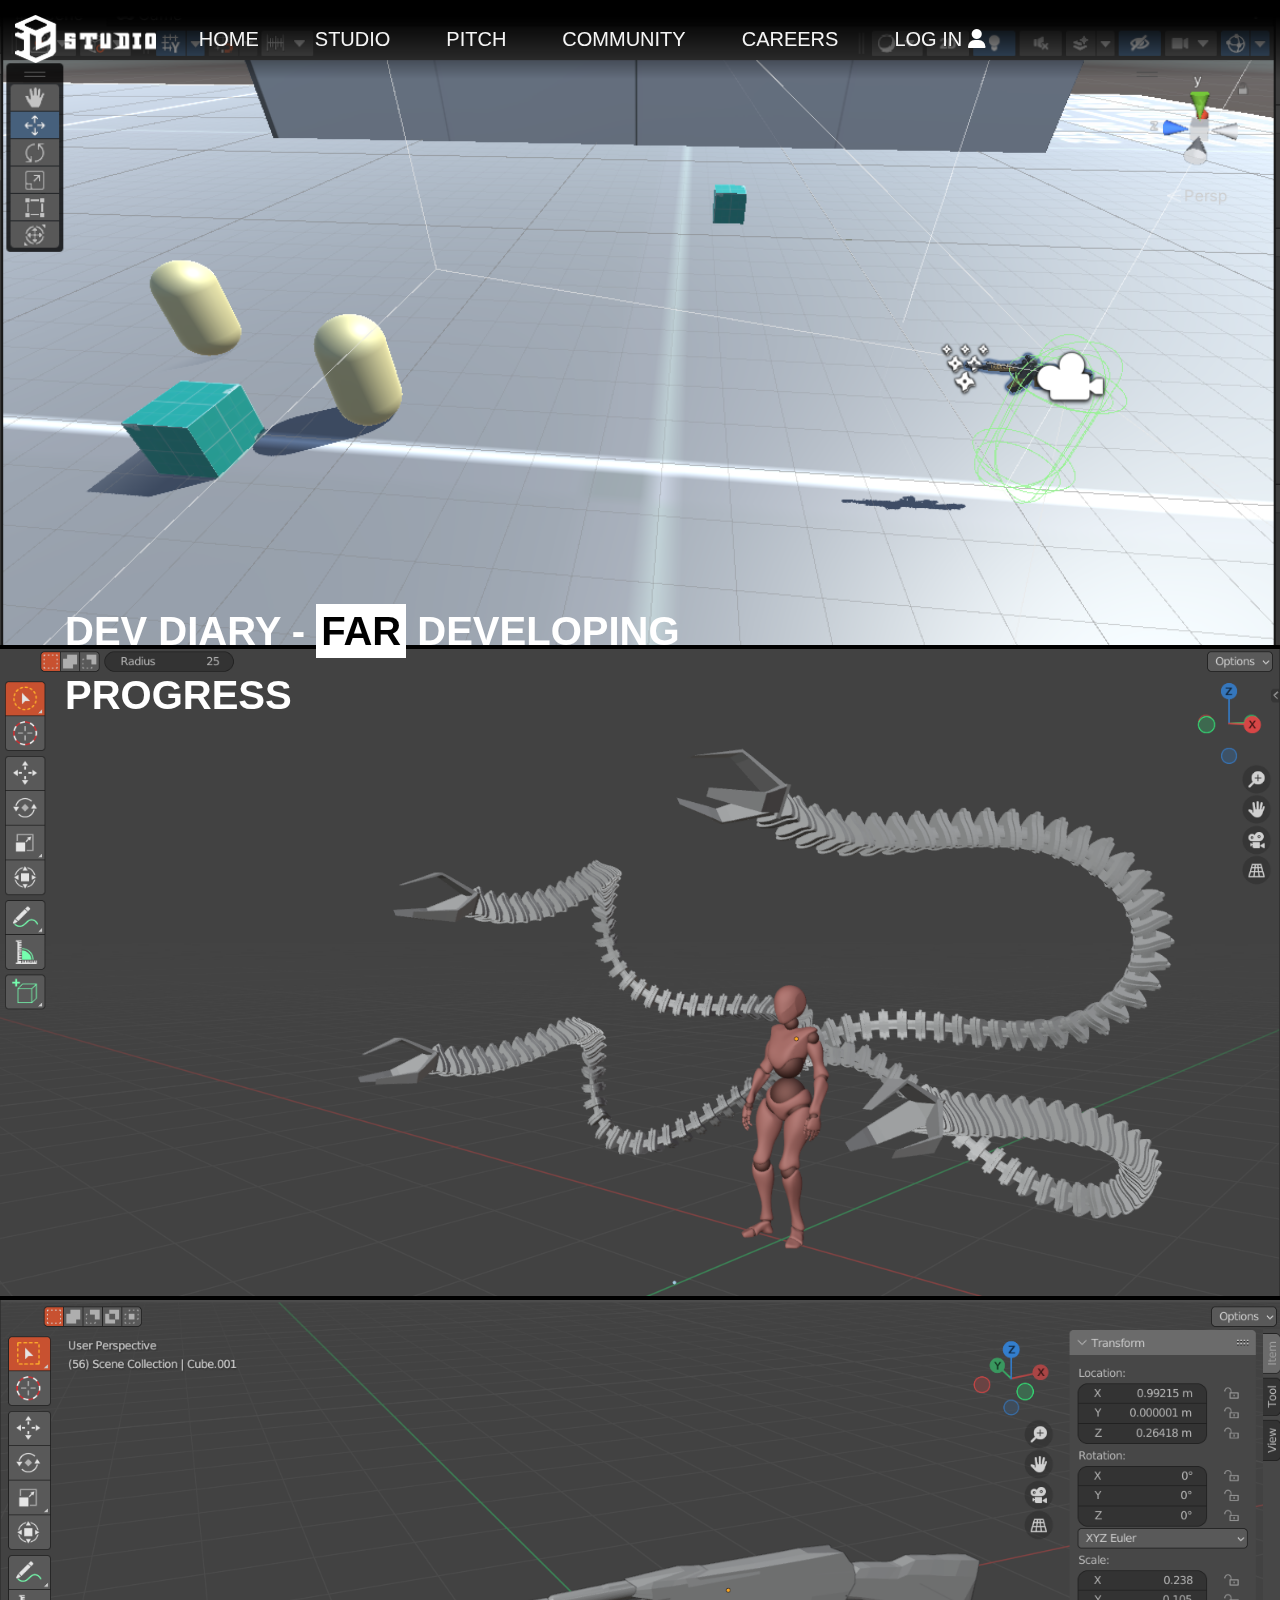
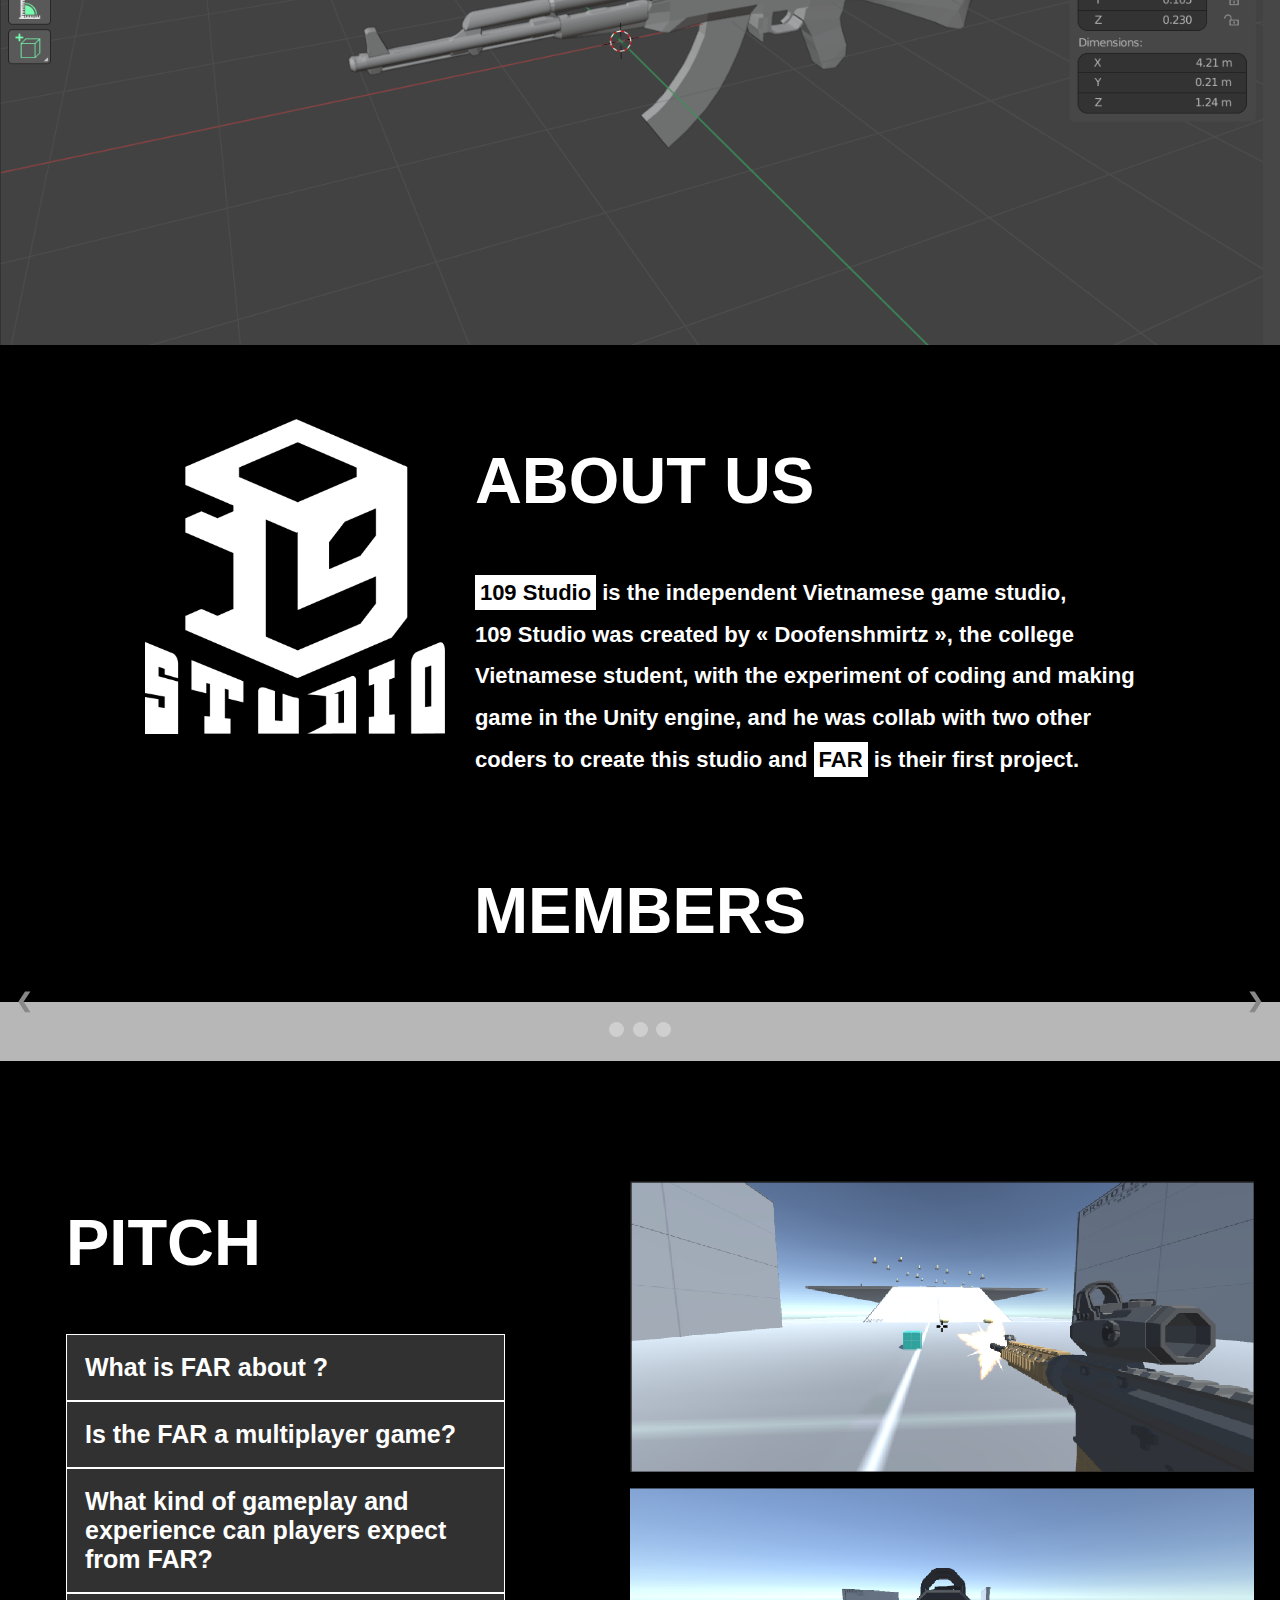
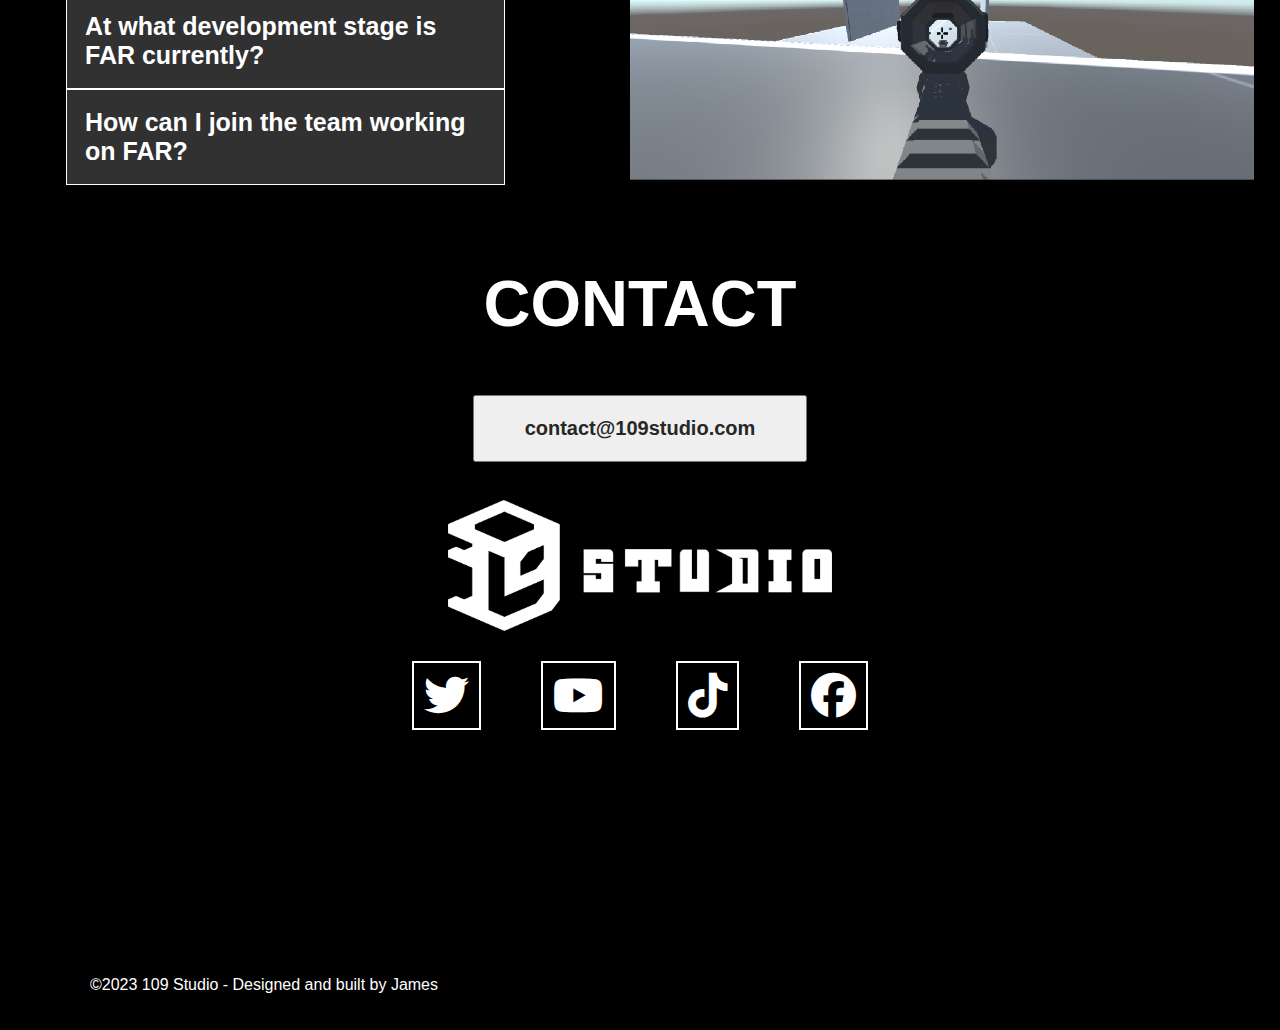
<file: index.html>
<!DOCTYPE html>
<html lang="en">
<head>
    <meta charset="UTF-8">
    <meta name="viewport" content="width=device-width, initial-scale=1.0">
    <title>109 Studio</title>
    <link rel="stylesheet" href="style.css">
    <link rel="stylesheet" href="https://cdnjs.cloudflare.com/ajax/libs/font-awesome/6.4.0/css/all.min.css">
    <!-- code chuyển slide của w3schools -->
    <script src="https://www.w3schools.com/lib/w3.js"></script>
</head>

<body>
    <div class="container">
        <!-- navigation -->
        <div class="nav">
            <img src="./img/White1.png" alt="">
            <a href="index.html" class="nav-item">Home</a>
            <a href="#studio" class="nav-item">Studio</a>
            <a href="#pitch" class="nav-item">Pitch</a>
            <a href="community.html" class="nav-item">Community</a>
            <a href="career.html" class="nav-item">Careers</a>
            <a href="Login.html" class="nav-item">
                Log In <i class="fa-solid fa-user"></i>
            </a>
        </div>
        <!-- content -->
        <div class="content">
            <!-- home  -->
            <div id="home" class="slide_img">
                <div class="text-block">
                    <h4>dev diary - <span class="high-light">FAR</span> developing <br>
                        progress</h4>
                </div>
                <img src="./img/Making game.png" alt="" class="slides" width="100%">
                <img src="./img/Model.png" alt="" class="slides" width="100%">
                <img src="./img/Gun Model.png" alt="" class="slides" width="100%">
                <script>
                    w3.slideshow(".slides", 9000);
                </script>
                <!-- studio  -->
                <div id="studio">
                    <img src="./img/White2.png" alt="">
                    <div class="half">
                        <h2>About Us</h2>
                        <h3><span class="high-light">
                                109 Studio</span> is the independent Vietnamese game studio,<br>
                            109 Studio was created by « Doofenshmirtz », the college <br>
                            Vietnamese student, with the experiment of coding and making <br>
                            game in the Unity engine, and he was collab with two other <br>
                            coders to create this studio and
                            <span class="high-light">FAR</span> is their first project.<br>
                        </h3>
                    </div>
                </div>
            </div>
            <!-- members -->
            <h2 id="mem-title">Members</h2>
            <div class="slideshow-container">
                <div class="mySlides">
                    <div class="inside">
                        <div class="member">
                            <img src="./img/PepeSuit.png" alt="">
                            <p class="author">- James Mai</p>   
                        </div>
                        <div class="quote">
                            <p>CEO | Lead Programmer | Graphic Artist</p>
                            <p>James is a CEO and Founder of 109 Studio, <br>
                                he had an idea of making indie game studio, <br>
                                and he is the one who presenting.
                            </p>
                        </div>
                    </div>
                </div>

                <div class="mySlides">
                    <div class="inside">
                        <div class="member">
                            <img src="./img/goose-pepe.gif" alt="">
                            <p class="author">- Tony Johnson</p>   
                        </div>
                        <div class="quote">
                            <p>3D Graphic | Environment Artist</p>
                            <p>Tony was a friend of James from high school until now, <br>
                                they we cooperate to made up 109 Studio, and Tony was <br>
                                also a student in RRC Polytech in 3D Graphic Course.
                            </p>
                        </div>
                    </div>
                </div>

                <div class="mySlides">
                    <div class="inside">
                        <div class="member">
                            <img src="./img/smirk-pepe.gif" alt="">
                            <p class="author">- Alexander Olson</p>   
                        </div>
                        <div class="quote">
                            <p>3D Animator | Sound Designer | Technical Designer</p>
                            <p>Alexander met James in Canada and they be friend, <br>
                                with the experiences in the university as an <br>
                                animator and some knowledge about designing sound.
                            </p>
                        </div>
                    </div>
                </div>

                <a class="prev" onclick="plusSlides(-1)">❮</a>
                <a class="next" onclick="plusSlides(1)">❯</a>
                
                </div>
                
                <div class="dot-container">
                  <span class="dot" onclick="currentSlide(1)"></span> 
                  <span class="dot" onclick="currentSlide(2)"></span> 
                  <span class="dot" onclick="currentSlide(3)"></span> 
                </div>
            <!-- pitch  -->
            <div id="pitch">
                <div class="half" style="width: 40%; padding-left: 50px;">
                    <h2>Pitch</h2>
                    <button type="button" class="collapsible" style="font-weight: bold;">What is
                        FAR about ?</button>
                    <div class="coll-text">
                        <p><span class="high-light">FAR</span> is the single-player
                            FPS that tells about
                            the soldier from his view, you need to
                            use your skills to find the way
                            to solve a complex case.
                        </p>
                    </div>

                    <button type="button" class="collapsible" style="font-weight: bold;">Is
                        the FAR a multiplayer game?</button>
                    <div class="coll-text">
                        <p> No. While the game features tactical gameplay mechanics, it is
                            not designed to be a multiplayer experience. We want to
                            maximize the cinematic and realistic experience. Balancing a
                            multiplayer game prevents this

                        </p>
                    </div>

                    <button type="button" class="collapsible" style="font-weight: bold;">What kind
                        of gameplay and experience can players expect from FAR?</button>
                    <div class="coll-text">
                        <p> <span class="high-light">FAR</span> is a tactical shooter where players can expect an
                            immersive experience. 109 Studio features complex dialogues,
                            innovative gameplay mechanics, tough moral dilemmas, and a
                            unique shooting system. It is not an RPG nor a loot-based
                            game, but rather a story-driven experience with a strong focus
                            on realism and immersion.

                        </p>
                    </div>

                    <button type="button" class="collapsible" style="font-weight: bold;">At what
                        development stage is FAR currently?</button>
                    <div class="coll-text">
                        <p> <span class="high-light">FAR</span> is still in the early stages of development and
                            production. The game does not yet have a release date and is
                            not expected to be released this year. We are still seeking
                            publishers and investors to support the studio.

                        </p>
                    </div>

                    <button type="button" class="collapsible" style="font-weight: bold;">How can I
                        join the team working on FAR?</button>
                    <div class="coll-text">
                        <p> <a href="career.html">Email us</a> your resume, portfolio, and any pertinent information.
                            Even if there are no current positions that match your qualifications,
                            we want to hear from you!

                        </p>
                    </div>
                </div>
                <div class="half-img">
                    <img src="./img/Demo.png" alt="">
                    <img src="./img/demo2.png" alt="">
                </div>
            </div>
            <!-- footer  -->
            <div class="footer">
                <div class="side">
                    <h2>CONTACT</h2>
                    <button type="button" id="contact" style="cursor: pointer;">contact@109studio.com</button>
                    <img src="./img/White1.png" alt="">
                    <div class="commu">
                        <a href="https://twitter.com/dramagamestudio">
                            <i class="fa-brands fa-twitter"></i>
                        </a>
                        <a href="https://www.youtube.com/watch?v=YufwG2WMMx0">
                            <i class="fa-brands fa-youtube"></i>
                        </a>
                        <a href="#">
                            <i class="fa-brands fa-tiktok"></i>
                        </a>
                        <a href="https://www.facebook.com/HeheSmileorJob">
                            <i class="fa-brands fa-facebook"></i>
                        </a>
                    </div>
                </div>
            </div>

        </div>
        <p class="creater">
            ©2023 109 Studio - Designed and built by James
        </p>
    </div>

    <script src="https://tudongchat.com/js/chatbox.js"></script>
<script>
  const tudong_chatbox = new TuDongChat('4ssDp8nrAb7SBLLcj7_Ur')
  tudong_chatbox.initial()
</script>

    <script src="script.js"></script>
</body>

</html>
</file>
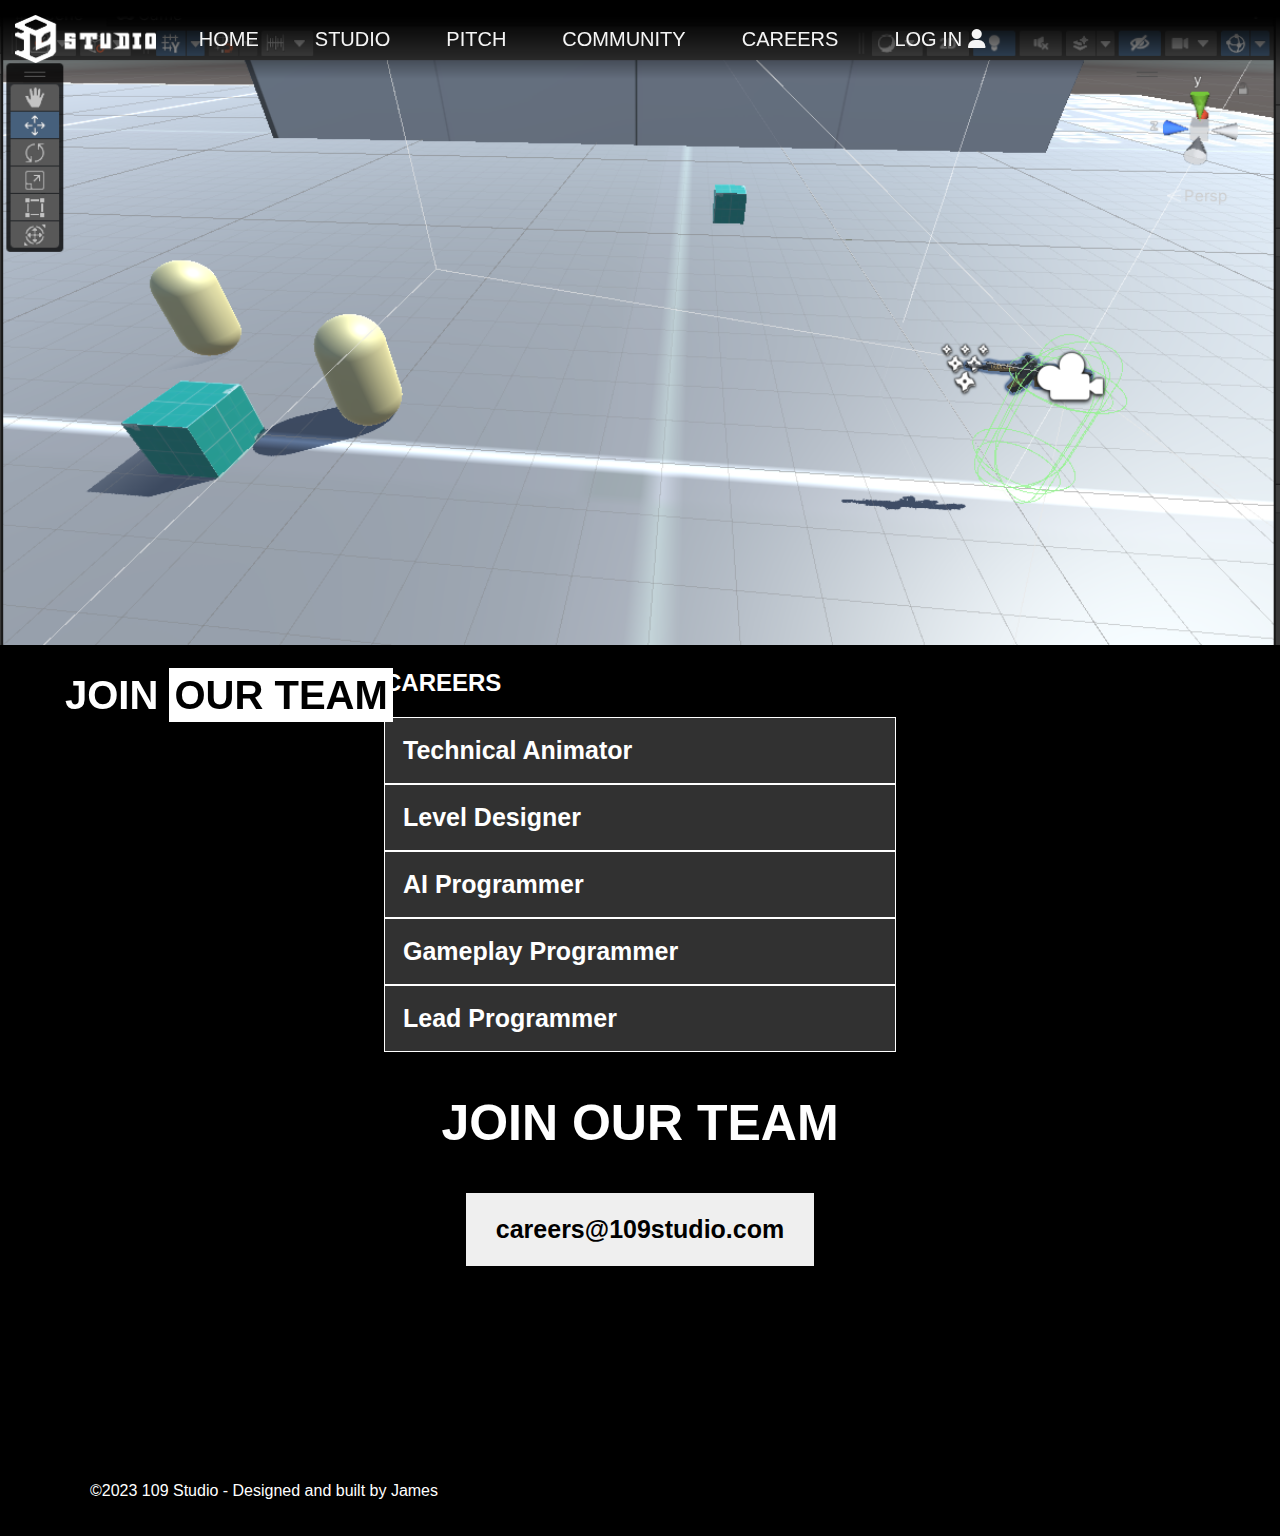
<file: career.html>
<!DOCTYPE html>
<html lang="en">
<head>
    <meta charset="UTF-8">
    <meta name="viewport" content="width=device-width, initial-scale=1.0">
    <title>Career</title>
    <link rel="stylesheet" href="career.css">
    <link rel="stylesheet" href="https://cdnjs.cloudflare.com/ajax/libs/font-awesome/6.3.0/css/all.min.css">
</head>
<body>
    <div class="container">
        <div class="nav">
            <img src="./img/White1.png" alt="">
            <a href="index.html" class="nav-item">Home</a>
            <a href="#studio" class="nav-item">Studio</a>
            <a href="#pitch" class="nav-item">Pitch</a>
            <a href="community.html" class="nav-item">Community</a>
            <a href="career.html" class="nav-item">Careers</a>
            <a href="Login.html" class="nav-item">
                Log In <i class="fa-solid fa-user"></i> 
            </a>
        </div>
        <div class="info">
            <div class="img">
                <img src="./img/Making game.png" style="width: 100%;">
                <div class="text-block">
                <h4>Join <span class="high-light">Our Team</span></h4>
                </div>
            </div>
        </div>
        <div class="content">
            <div class="half" style="width: 40%;">
                <h2>CAREERS</h2>
                <button type="button"  class="collapsible" style="font-weight: bold;">Technical Animator</button>
                <div class="coll-text">
                    <p>
                        Set up and import animations, ensuring 
                        proper integration with character models 
                        and rigs
                    </p> 
                    <a href="apply.html" class="apply-button">Apply</a>  
                </div>
                

                <button type="button"  class="collapsible" style="font-weight: bold;">Level Designer</button>
                <div class="coll-text">
                    <p> Collaborate with the creative team to 
                        develop level design concepts that align 
                        with the game's vision and story
                        Design and build level blockout
                    </p> 
                    <a href="apply.html" class="apply-button">Apply</a>   
                </div>

                <button type="button"  class="collapsible" style="font-weight: bold;">AI Programmer</button>
                <div class="coll-text">
                    <p> Collaborate with the design and 
                        programming teams to develop and 
                        implement AI systems and behaviors
                        Design and develop AI behaviors, including 
                        enemy navigation, combat tactics, and 
                        decision-making processes
                    </p> 
                    <a href="apply.html" class="apply-button">Apply</a>   
                </div>

                <button type="button"  class="collapsible" style="font-weight: bold;">Gameplay Programmer</button>
                <div class="coll-text">
                    <p> Write, debug, and maintain code in Unity 
                        using Blueprints and C# to 
                        implement gameplay features
                        Prototype and iterate on gameplay 
                        mechanics
                    </p> 
                    <a href="apply.html" class="apply-button">Apply</a>    
                </div>

                <button type="button"  class="collapsible" style="font-weight: bold;">Lead Programmer</button>
                <div class="coll-text">
                    <p> Assume leadership and
                        supervision of the programming team
                        Develop and expand gameplay
                        systems 
                        Propose and design systems
                        Document source code
                        Develop gameplay functions and
                        tools with exposed parameters for game designers
                    </p> 
                    <a href="apply.html" class="apply-button">Apply</a>    
                </div>
            </div>
        </div>
        <div class="footer">
            <h2>JOIN OUR TEAM</h2>
            <button type="button">careers@109studio.com</button>
        </div>
        <p class="creater">
            ©2023 109 Studio - Designed and built by James
        </p>
    </div>

    <script src="https://tudongchat.com/js/chatbox.js"></script>
    <script>
      const tudong_chatbox = new TuDongChat('4ssDp8nrAb7SBLLcj7_Ur')
      tudong_chatbox.initial()
    </script>

    <script src="script.js"></script>
</body>
</html>
</file>
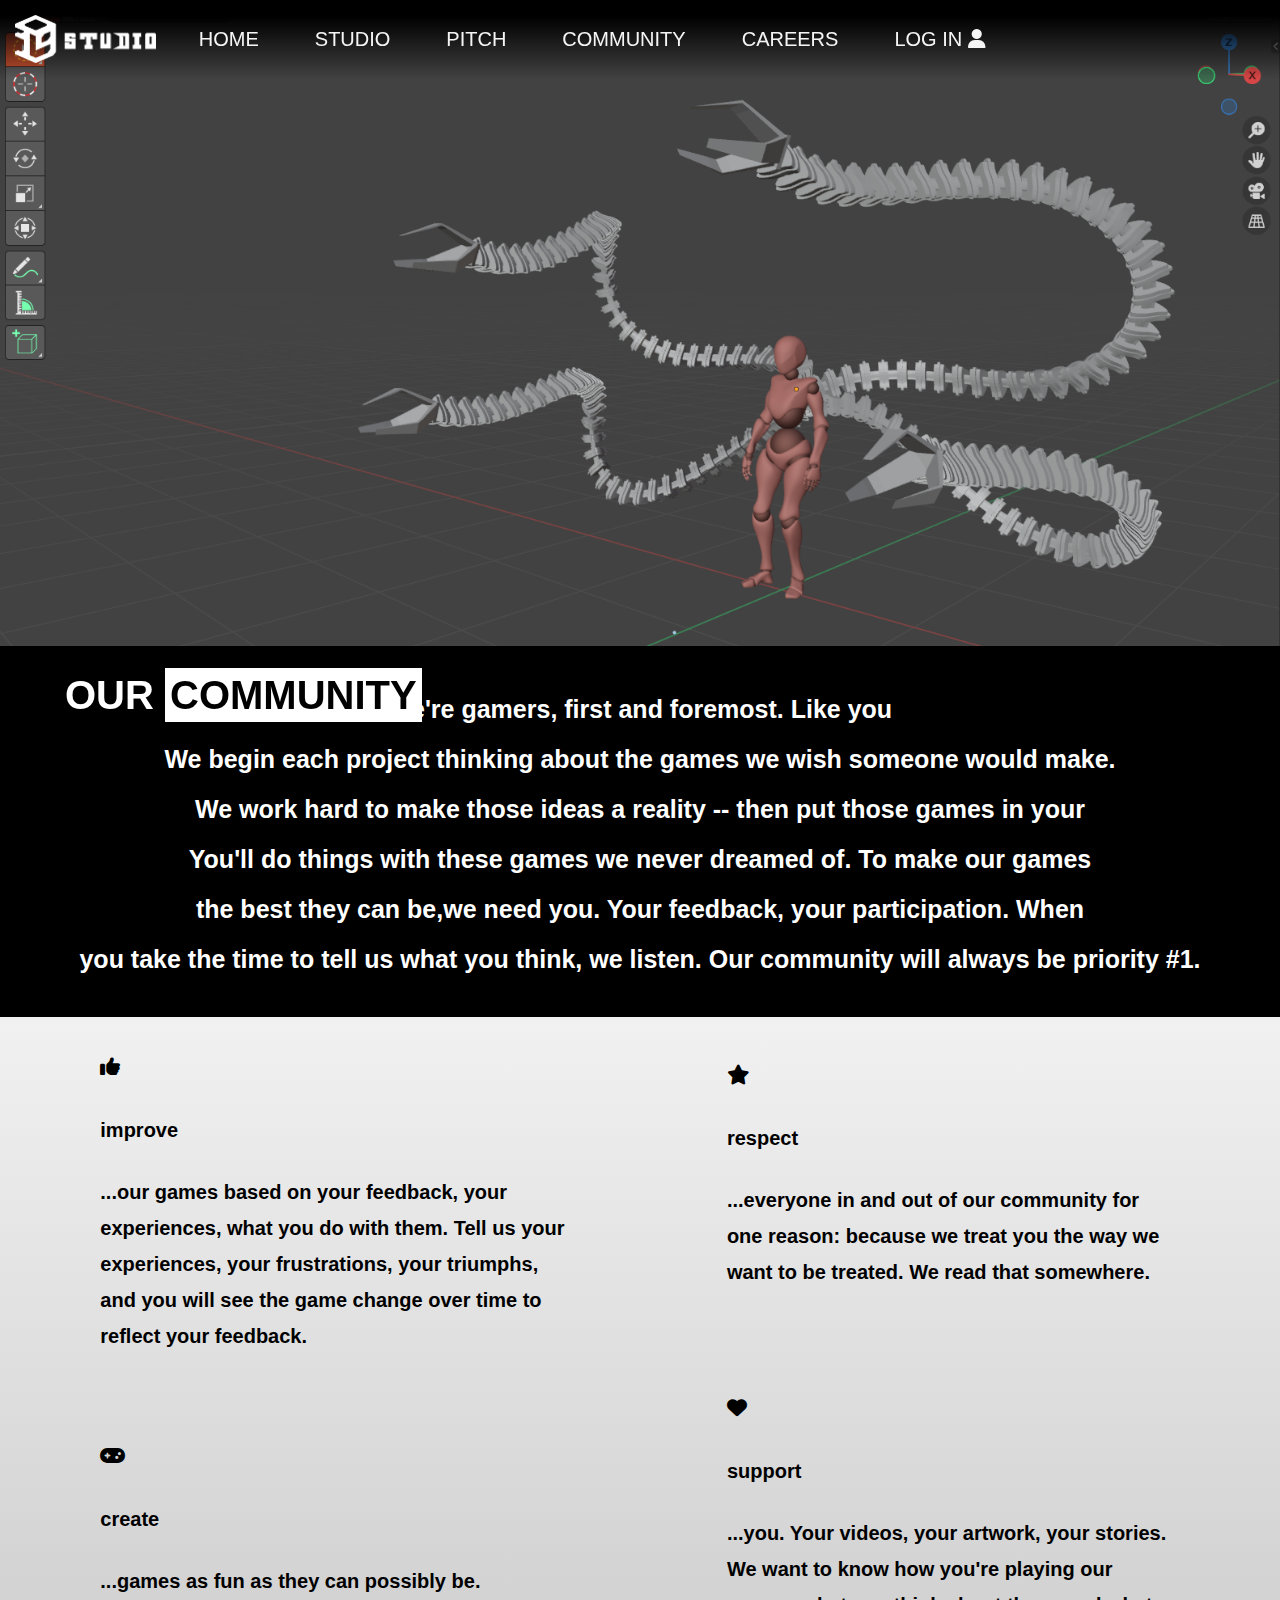
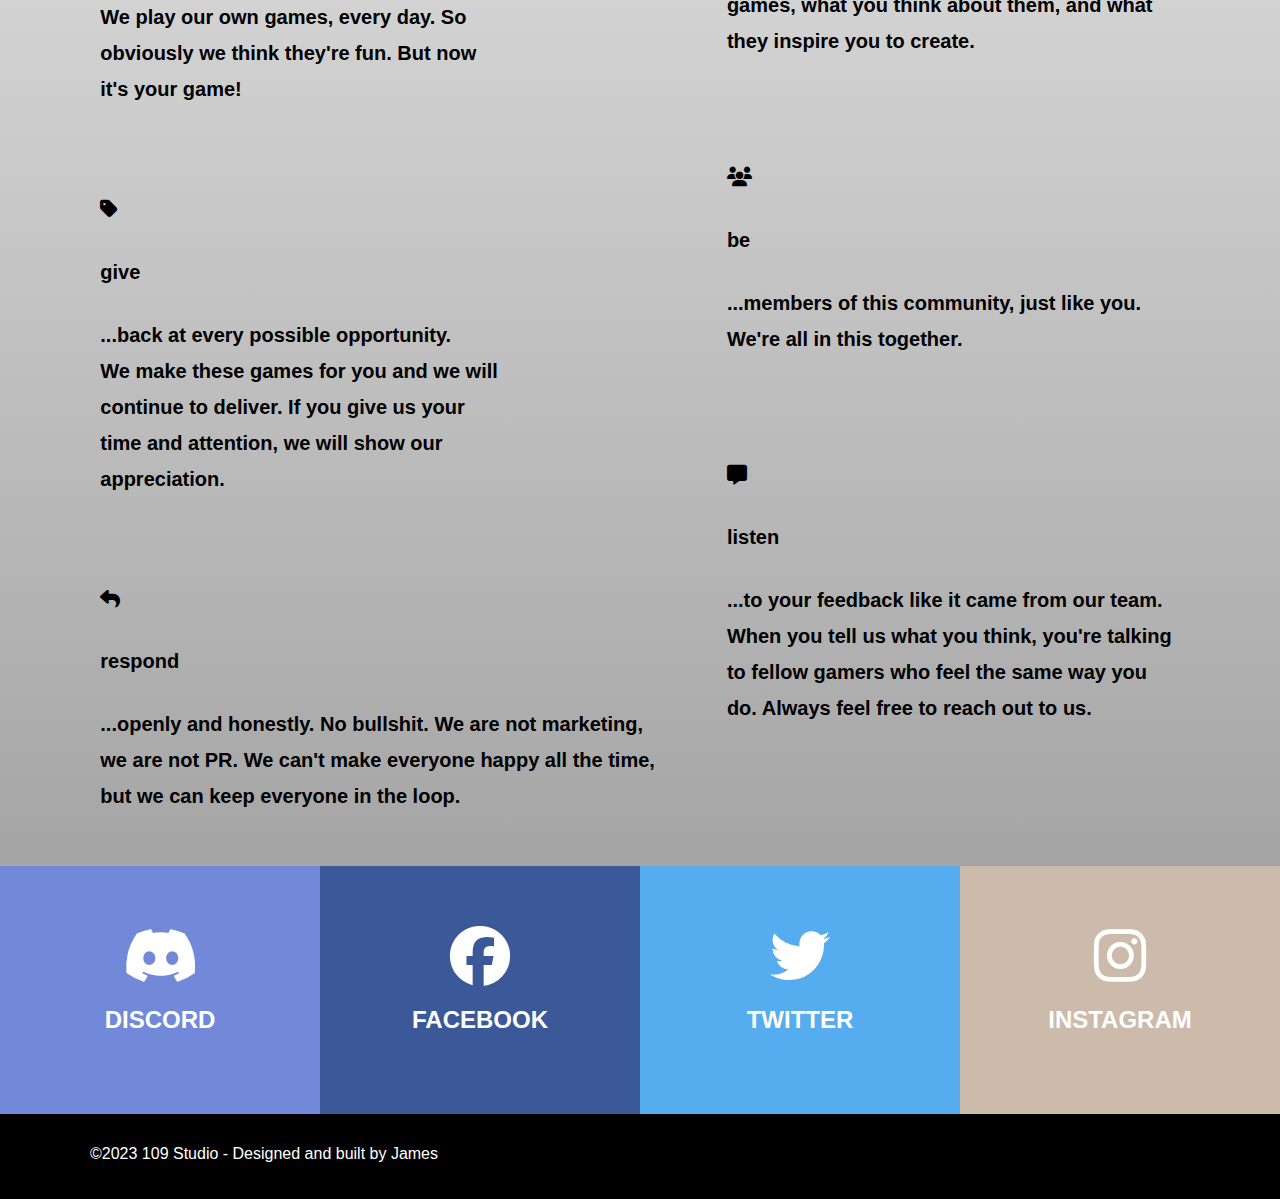
<file: community.html>
<!DOCTYPE html>
<html lang="en">
<head>
    <meta charset="UTF-8">
    <meta name="viewport" content="width=device-width, initial-scale=1.0">
    <title>Community</title>
    <link rel="stylesheet" href="community.css">
    <link rel="stylesheet" href="https://cdnjs.cloudflare.com/ajax/libs/font-awesome/6.3.0/css/all.min.css">
</head>
<body>
    <div class="container">
        <div class="nav">
            <img src="./img/White1.png">
            <a href="index.html" class="nav-item">Home</a>
            <a href="#studio" class="nav-item">Studio</a>
            <a href="#pitch" class="nav-item">Pitch</a>
            <a href="community.html" class="nav-item">Community</a>
            <a href="career.html" class="nav-item">Careers</a>
            <a href="Login.html" class="nav-item">
                Log In <i class="fa-solid fa-user"></i> 
            </a>
        </div>
        <div class="info">
            <div class="img">
                <img src="./img/Model.png" alt="">
                <div class="text-block">
                <h4>Our <span class="high-light">Community</span></h4>
                </div>
            </div>
            
            <div class="more">
            <h4>We're gamers, first and foremost. Like you <br>
                We begin each project thinking about the games we wish someone would make. <br>
                We work hard to make those ideas a reality -- then put those games in your <br>
                You'll do things with these games we never dreamed of. To make our games <br>
                the best they can be,we need you. Your feedback, your participation. When <br>
                you take the time to tell us what you think, we listen.
                Our community will always be priority #1.
            </h4>
            </div>
            <div class="character">
                <div class="half1">
                    <i class="fa-solid fa-thumbs-up"><h4>improve</h4>
                        <p>...our games based on your feedback, your <br>
                            experiences, what you do with them. Tell us your <br>
                            experiences, your frustrations, your triumphs, <br>
                            and you will see the game change over time to <br>
                            reflect your feedback.</p>
                    </i>
                    <i class="fa-solid fa-gamepad"><h4>create</h4>
                        <p>...games as fun as they can possibly be. <br> 
                            We play our own games, every day. So <br>
                            obviously we think they're fun. But now <br>
                            it's your game!</p>
                    </i>
                    <i class="fa-solid fa-tag"><h4>give</h4>
                        <p>...back at every possible opportunity. <br>
                            We make these games for you and we will <br>
                            continue to deliver. If you give us your <br>
                            time and attention, we will show our <br>
                            appreciation.</p>
                    </i>
                    <i class="fa-solid fa-reply"><h4>respond</h4>
                        <p>...openly and honestly. No bullshit. We are not marketing, <br>
                            we are not PR. We can't make everyone happy all the time, <br>
                            but we can keep everyone in the loop.</p>
                    </i>
                </div>
                <div class="half2">
                    <i class="fa-solid fa-star"><h4>respect</h4>
                        <p>...everyone in and out of our community for <br>
                            one reason: because we treat you the way we <br>
                            want to be treated. We read that somewhere.</p>
                    </i>
                    <i class="fa-solid fa-heart"><h4>support</h4>
                        <p>...you. Your videos, your artwork, your stories. <br>
                            We want to know how you're playing our <br>
                            games, what you think about them, and what <br>
                            they inspire you to create.</p>
                    </i>
                    <i class="fa-solid fa-users"><h4>be</h4>
                        <p>...members of this community, just like you. <br>
                            We're all in this together.</p>
                    </i>
                    <i class="fa-solid fa-message"><h4>listen</h4>
                        <p>...to your feedback like it came from our team. <br>
                            When you tell us what you think, you're talking <br>
                            to fellow gamers who feel the same way you <br>
                            do. Always feel free to reach out to us.</p>
                    </i>
                </div>
                
            </div>
            
        </div>
        <div class="community">
            <div class="sep-dis sep">
                <a href="https://discord.gg/thpDspgd">
                    <i class="fa-brands fa-discord"></i>
                    <h2>DISCORD</h2>
                </a>
                
            </div>
            <div class="sep-fb sep">
                <a href="https://www.facebook.com/HeheSmileorJob">
                    <i class="fa-brands fa-facebook"></i>
                    <h2>FACEBOOK</h2>
                </a>    
            </div>
            <div class="sep-twit sep">
                <a href="https://twitter.com/dramagamestudio">
                   <i class="fa-brands fa-twitter"></i>
                    <h2>TWITTER</h2> 
                </a>
            </div>
            <div class="sep-insta sep">
                <a href="https://www.instagram.com/unrecordgame/">
                   <i class="fa-brands fa-instagram"></i>
                    <h2>INSTAGRAM</h2>
                </a>
                
            </div>
        </div>
        <p class="creater">
            ©2023 109 Studio - Designed and built by James
        </p>

        <script src="https://tudongchat.com/js/chatbox.js"></script>
<script>
  const tudong_chatbox = new TuDongChat('4ssDp8nrAb7SBLLcj7_Ur')
  tudong_chatbox.initial()
</script>
    </div>
</body>
</html>
</file>
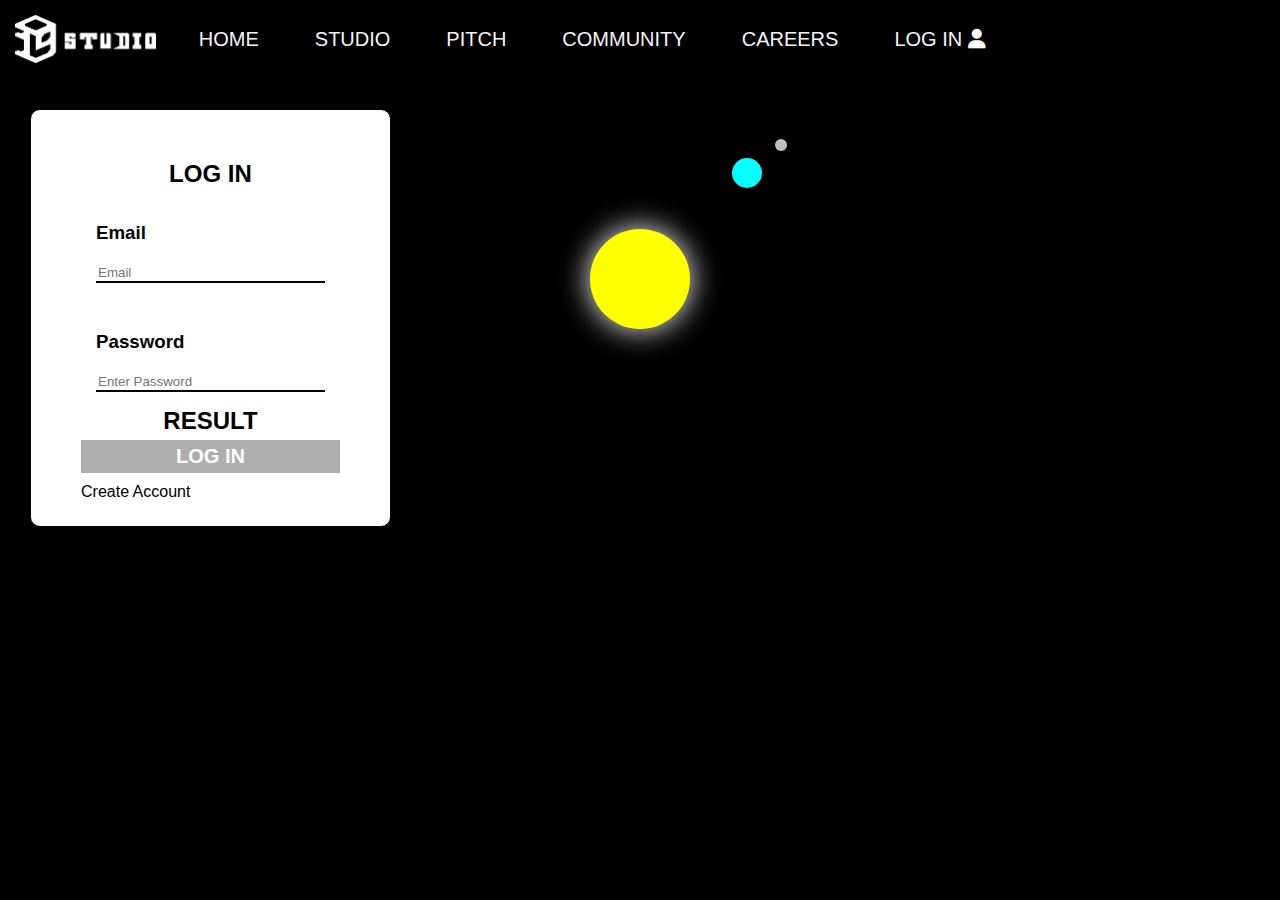
<file: Login.html>
<!DOCTYPE html>
<html lang="en">

<head>
    <meta charset="UTF-8">
    <meta name="viewport" content="width=device-width, initial-scale=1.0">
    <title>Login</title>
    <link rel="stylesheet" href="login.css">
    <link rel="stylesheet" href="https://cdnjs.cloudflare.com/ajax/libs/font-awesome/6.3.0/css/all.min.css">
</head>

<body>
    <div class="container">
        <!-- navigation -->
        <div class="nav">
            <img src="./img/White1.png" alt="" >
            <a href="index.html" class="nav-item">Home</a>
            <a href="#studio" class="nav-item">Studio</a>
            <a href="#pitch" class="nav-item">Pitch</a>
            <a href="community.html" class="nav-item">Community</a>
            <a href="career.html" class="nav-item">Careers</a>
            <a href="Login.html" class="nav-item" id="log-in">
                Log In <i class="fa-solid fa-user"></i>
            </a>
        </div>

        <div class="log-in">
            <div class="box">
                <form id="sign-in-form">
                    <h2 id="title">Log In</h2>

                    <div class="input" id="realName" style="display: none;">
                        <h3>Name</h3>
                        <input type="text" id="fullName" placeholder="Full Name">
                    </div>

                    <div class="input" id="numb" style="display: none;">
                        <h3>Phone Number</h3>
                        <input type="text" name=phoneNumber id="phoneNumber" placeholder="Phone Number">
                    </div>

                    <div id="email" class="input">
                        <h3>Email</h3>
                        <input type="email" id="email" placeholder="Email">
                    </div>

                    <div id="password" class="input">
                        <h3>Password</h3>
                        <input type="password" placeholder="Enter Password" id="pass1">
                    </div>

                    <div class="input" id="inputPasswordAgain" style="display: none;">
                        <h3>Retry Password</h3>
                        <input type="password" placeholder="Confirm Password" id="pass2">
                    </div>
                    <h2 id="result">Result</h2>
                    <div id="remember-me" style="color: black; display: none;">
                        <input type="checkbox" name="remember">Remember me
                    </div>
                    <button type="submit" id="submit">Log In</button>
                </form>
                <a href="#" id="sign-up">Create Account</a>
            </div>
        </div>

        <div class="wishlist" style="display: none;">
            <div class="list">
                <div class="infor">
                    <div class="name">
                        <h3><span class="high-light">FAR</span></h3>
                    </div>
                    <img src="./img/demo2.png" alt="">
                    <img src="./img/Demo.png" alt="">
                    <p>
                        All Reviews: Positive <br>
                        Release Date: x/x/xx <br>
                        Developer: 109 Studio <br>
                        Publisher: 109s.co <br>
                        Game Kind:
                        <div class="tag-name">
                            <div class="tag">FPS</div>
                            <div class="tag">Shooter</div>
                            <div class="tag">Singleplayer</div>
                        </div>
                    </p>
                </div>
                <div class="more">
                    <p>FAR Demo Stage:</p>
                    <button type="submit" id="add">Add to Wishlist</button>
                </div>
            </div>
        </div>

        <div class="bg">
            <div class="container_ss">
                <div class="sun"></div>
                <div class="earth">
                    <div class="moon"></div>
                </div>
            </div>
        </div>
    </div>
    
    <script src="https://tudongchat.com/js/chatbox.js"></script>
<script>
  const tudong_chatbox = new TuDongChat('4ssDp8nrAb7SBLLcj7_Ur')
  tudong_chatbox.initial()
</script>

    <script src="script.js"></script>
</body>

</html>
</file>
<file: style.css>
*{
    color: white;
    font-family: Verdana, sans-serif;
}
body,html{
    margin: 0px;
    width: 100%;
}

/* width */
::-webkit-scrollbar {
    width: 8px;
}
  
  /* Track */
  ::-webkit-scrollbar-track {
    box-shadow: inset 0 0 0px grey;
    border-radius: 10px;
  }
   
  /* Handle */
  ::-webkit-scrollbar-thumb {
    background: gray;
    border-radius: 10px;
  }
  
  /* Handle on hover */
  ::-webkit-scrollbar-thumb:hover {
    background: rgb(83, 83, 83); 
  }

body{
    background-color: black;
}

.high-light{
    background-color: white;
    color: black;
    padding: 5px 5px;
    font-weight: 600;
}

.content h3{
    font-size: 22px;
    line-height: 1.9;
}

.content h2{
    font-size: 65px;
    text-transform: uppercase;
}
/* top menu */
.text-block {
    position: absolute;
    font-size: 40px;
    bottom: 120px;
    left: 45px;
    text-transform: uppercase;
    color: white;
    padding-left: 20px;
    padding-right: 20px;
    line-height: 1.6 ;
  }

.nav{
    background: linear-gradient(rgb(0, 0, 0) 20%, rgb(255, 255, 255, 0));
    display: flex;
    font-family: Verdana, sans-serif;
    position: fixed;
}

.nav img{
    width: 11%;
    height: 100%;
    padding: 15px;
    cursor: pointer;
}

.nav .nav-item{
    color: whitesmoke;
    text-decoration: none;
    text-transform: uppercase;
    display: block;
    font-size: 20px;
    padding: 28px;
}

.nav .nav-item:hover{
    border-bottom: 5px solid rgb(197, 196, 196);
}

/* page content  */
/* pitch  */
#pitch{
    display: flex;
    padding: 90px 16px 16px 16px;
    justify-content: center;
}

#pitch .half-img{
    padding-left: 10%;
    padding-right: 10px;
    padding-top: 30px;
    width: 50%;
    height: 100%;
}

#pitch .half-img img{
    padding-bottom: 16px;
}

.half-img{
    display: flex;
    flex-direction: column;
    width: 100%;
}

/* about us  */
#studio{
    display:flex;
    padding: 40px 16px 16px 16px;
    justify-content: center;
}

#studio img{
    width: 24%;
    height: 100%;
    padding-top: 30px;
    padding-right: 30px;
}

/* slides */
#mem-title{
    text-align: center;
}

.quote{
    align-items: right;
    justify-content: center;
    padding-left: 30px;
    line-height: 1.8;
}

.member{
    justify-content: center;
}


.slideshow-container {
  position: relative;
  background: rgb(60, 60, 60);
}

.mySlides .inside{
    display: flex;
    justify-content: center;
    font-size: 20px;
}

.mySlides {
  display: none;
  padding: 80px;
}

.prev, .next {
  cursor: pointer;
  position: absolute;
  top: 50%;
  width: auto;
  margin-top: -30px;
  padding: 16px;
  color: #888;
  font-weight: bold;
  font-size: 20px;
  border-radius: 0 3px 3px 0;
  user-select: none;
}

.next {
  position: absolute;
  right: 0;
  border-radius: 3px 0 0 3px;
}

.prev:hover, .next:hover {
  background-color: rgba(0,0,0,0.8);
  color: white;
}

.dot-container {
    text-align: center;
    padding: 20px;
    background: rgb(183, 183, 183);
}

.dot {
  cursor: pointer;
  height: 15px;
  width: 15px;
  margin: 0 2px;
  background-color: #cfcfcf;
  border-radius: 50%;
  display: inline-block;
}

.active, .dot:hover {
  background-color: rgb(133, 133, 133);
}

.author {color: rgb(217, 217, 217);}
/* collapsible  */
.collapsible {
    background-color: #313131;
    color: white;
    cursor: pointer;
    padding: 18px;
    width: 100%;
    border: 1px solid white;
    text-align: left;
    outline: none;
    font-size: 25px;
  }

.active, .collapsible:hover {
    background-color: #626161;
  }

.coll-text{
    padding: 0 18px;
    border: 1px solid white;
    display: none;
    overflow: hidden;
    background-color: #282727;
    font-size: 25px;
    font-weight: bold;
    line-height: 1.8;
}

/* footer  */

.side{
    display: flex;
    align-items: center;
    flex-direction: column;
}

.side img{
    width: 30%;
    padding-top: 3%;
}

.side i{
    font-size: 45px;
    border: 2px solid white;
    padding: 10px;
    margin: 30px;
}

.side i:hover{
    background-color: white;
    color: black;
    border: 2px solid grey;
    cursor: pointer;
}

.commu{
    display: flex;
}

#contact{
    color: #282727;
    font-size: 20px;
    font-weight: bold;
    padding: 20px 50px;
}

.creater{
    padding: 200px 80px 20px 90px;
}
</file>
<file: career.css>
*{
    font-family: Verdana, sans-serif;
}

body, html{
    width: 100%;
    margin: 0px;
}

/* width */
::-webkit-scrollbar {
    width: 8px;
}
  
  /* Track */
  ::-webkit-scrollbar-track {
    box-shadow: inset 0 0 0px grey;
    border-radius: 10px;
  }
   
  /* Handle */
  ::-webkit-scrollbar-thumb {
    background: gray;
    border-radius: 10px;
  }
  
  /* Handle on hover */
  ::-webkit-scrollbar-thumb:hover {
    background: rgb(83, 83, 83); 
  }

body{
    background-color: black;
    color: white;
}

.high-light{
    background-color: white;
    color: black;
    padding: 5px 5px;
    font-weight: 600;
}
/* top menu */
.text-block {
    position: absolute;
    font-size: 40px;
    bottom: 120px;
    left: 45px;
    text-transform: uppercase;
    color: white;
    padding-left: 20px;
    padding-right: 20px;
    line-height: 1.6 ;
  }

.nav{
    background: linear-gradient(rgb(0, 0, 0) 20%, rgb(255, 255, 255, 0));
    display: flex;
    font-family: Verdana, sans-serif;
    position: fixed;
}

.nav img{
    width: 11%;
    height: 100%;
    padding: 15px;
    cursor: pointer;
}

.nav .nav-item{
    color: whitesmoke;
    text-decoration: none;
    text-transform: uppercase;
    display: block;
    font-size: 20px;
    padding: 28px;
}

.nav .nav-item:hover{
    border-bottom: 5px solid rgb(197, 196, 196);
}

/* content  */
.content{
    display: flex;
    justify-content: center;
}
/* collapsible  */
.collapsible {
    background-color: #313131;
    color: white;
    cursor: pointer;
    padding: 18px;
    width: 100%;
    border: 1px solid white;
    text-align: left;
    outline: none;
    font-size: 25px;
  }

  .active, .collapsible:hover {
    background-color: #626161;
  }

.coll-text{
    padding: 0 18px;
    border: 1px solid white;
    display: none;
    overflow: hidden;
    background-color: #e8e6e6;
    font-size: 25px;
    font-weight: bold;
    line-height: 1.8;
    color: black;
}

.coll-text a{
    background-color: rgb(208, 208, 208);
    padding: 6px;
    color: rgb(32, 32, 32);
    text-decoration: none;
    border-radius: 10px;
}

.coll-text a:hover{
    background-color: rgb(0, 0, 0);
    padding: 6px;
    color: rgb(255, 255, 255);
    text-decoration: none;
    border-radius: 10px;
}
/* footer  */


.footer h2{
    font-size: 50px;
}

.footer button{
    font-weight: bold;
    font-size: 25px;
    padding: 22px 30px;
    cursor: pointer;
    border: none;
}

.footer button:hover{
    background-color: rgb(164, 164, 164);
    color: white;
}
.footer{
    display: flex;
    flex-direction: column;
    align-items: center;
}

.creater{
    padding: 200px 80px 20px 90px;
}
</file>
<file: community.css>
*{
    font-family: Verdana, sans-serif;
}

body, html{
    width: 100%;
    margin: 0px;
}

/* width */
::-webkit-scrollbar {
    width: 8px;
}
  
  /* Track */
  ::-webkit-scrollbar-track {
    box-shadow: inset 0 0 0px grey;
    border-radius: 10px;
  }
   
  /* Handle */
  ::-webkit-scrollbar-thumb {
    background: gray;
    border-radius: 10px;
  }
  
  /* Handle on hover */
  ::-webkit-scrollbar-thumb:hover {
    background: rgb(83, 83, 83); 
  }

.high-light{
    background-color: white;
    color: black;
    padding: 5px 5px;
    font-weight: 600;
}
/* top menu */
.text-block {
    position: absolute;
    font-size: 40px;
    bottom: 120px;
    left: 45px;
    text-transform: uppercase;
    color: white;
    padding-left: 20px;
    padding-right: 20px;
    line-height: 1.6 ;
  }

.nav{
    background: linear-gradient(rgb(0, 0, 0) 20%, rgb(255, 255, 255, 0));
    display: flex;
    font-family: Verdana, sans-serif;
    position: fixed;
}

.nav img{
    width: 11%;
    height: 100%;
    padding: 15px;
    cursor: pointer;
}

.nav .nav-item{
    color: whitesmoke;
    text-decoration: none;
    text-transform: uppercase;
    display: block;
    font-size: 20px;
    padding: 28px;
}

.nav .nav-item:hover{
    border-bottom: 5px solid rgb(197, 196, 196);
}
/* community  */
.community i{
    font-size: 60px;
}

.community{
    display: flex;
}


.community .sep a{
    text-decoration: none;
    color: inherit;
}
.community .sep{
    width: 30%;
    padding-top: 60px;
    padding-bottom: 60px;
    text-align: center;
    
}

.community .sep:hover{
    color: black;
    cursor: pointer;
}

body{
    background-color: black;
    color: white;
}

.more h4{
    text-align: center;
    font-size: 25px;
    line-height: 2;
}

/* sep  */
.sep-fb{
    background-color: #3b5998;
}

.sep-twit{
    background-color: #55acee;
}

.sep-dis{
    background-color: #7289da;
}

.sep-insta{
    background-color: #cba;
}

/* info  */
.info img{
    width: 100%;
}

.character {
    display: flex;
    justify-content: center;
    color: black;
    background-image: linear-gradient(rgb(241, 241, 241), rgb(165, 165, 165));
}

.half1{
    display: flex;
    flex-direction: column;
}
.half1 i{
    padding:32px;
    font-size: 20px;
    line-height: 1.8;
}

.half2{
    display: flex;
    flex-direction: column;
}

.half2 i {
    padding: 40px;
    font-size: 20px;
    line-height: 1.8;
}

.creater{
    padding: 15px 80px 20px 90px;
}
</file>
<file: login.css>
*{
    color: white;
    font-family: Verdana, sans-serif;
}
body,html{
    margin: 0px;
    width: 100%;
}

/* width */
::-webkit-scrollbar {
    width: 8px;
}
  
::-webkit-scrollbar-track {
    box-shadow: inset 0 0 0px grey;
    border-radius: 10px;
}
   
::-webkit-scrollbar-thumb {
    background: gray;
    border-radius: 10px;
}
  
::-webkit-scrollbar-thumb:hover {
    background: rgb(83, 83, 83); 
}

body{
    background-color: black;
}

.high-light{
    font-size: 25px;
    background-color: white;
    color: black;
    padding: 5px 5px;
    font-weight: 600;
}

.content h3{
    font-size: 22px;
    line-height: 1.5;
}

.content h2{
    font-size: 65px;
    text-transform: uppercase;
}
/* top menu */
.text-block {
    position: absolute;
    font-size: 40px;
    bottom: 120px;
    left: 45px;
    text-transform: uppercase;
    color: white;
    padding-left: 20px;
    padding-right: 20px;
    line-height: 1.6 ;
  }

.nav{
    background: linear-gradient(rgb(0, 0, 0) 20%, rgb(255, 255, 255, 0));
    display: flex;
    font-family: Verdana, sans-serif;
}

.nav img{
    width: 11%;
    height: 100%;
    padding: 15px;
    cursor: pointer;
}

.nav .nav-item{
    color: whitesmoke;
    text-decoration: none;
    text-transform: uppercase;
    display: block;
    font-size: 20px;
    padding: 28px;
}

.nav .nav-item:hover{
    border-bottom: 5px solid rgb(197, 196, 196);
}
/* log in  */


.log-in{
    display: flex;
    align-items: center;
    flex-direction: column;
    padding: 30px;
    position: absolute;
}

.box{
    box-shadow: 0 10px 16px 0 rgba(0,0,0,0.2), 0 6px 20px 0 rgba(0,0,0,0.19);
    background-color: rgb(255, 255, 255);
    border: 1px solid black;
    border-radius: 10px;
    padding: 50px 50px 25px 50px;
}

#submit{
    font-size: 20px;
    cursor: pointer;
    padding: 5px 95px;
    background-color: rgba(0, 0, 0, 0.318);
    color: rgb(255, 255, 255);
    text-transform: uppercase;
    font-weight: bold;
    margin-top: 5px;
    margin-bottom: 10px;
    border: none;
}

#submit:hover{
    background-color: rgb(255, 255, 255);
    color: rgb(0, 0, 0);
}

.input{
    padding: 15px;
    display: flex;
    flex-direction: column;
}

.input input{
    border: 0px;
    border-bottom: 2px solid rgb(0, 0, 0);
    background-color: rgb(255, 255, 255);
    color: black;
}

.input label{
    text-transform: uppercase;
    font-family: Verdana, Tahoma, sans-serif;
}

.log-in h2{
    text-align: center;
    text-transform: uppercase;
    color: rgb(0, 0, 0);
    margin: 0px;
}

.log-in h3{
    color: rgb(0, 0, 0);
    margin-bottom: 20px;
}

#sign-up{
    color: rgb(0, 0, 0);
    text-decoration: none;
}

/* wish list  */

.wishlist{
    display: flex;
    justify-content: center;
    width: 100%;
}

.wishlist img{
    width: 46%;
}

.list h2{
    margin: 0px;
}

.list{
    width: 70%;
    background-color: gray;
    padding-left: 80px;
    padding-top: 15px;
    
}

#add{
    font-size: 16px;
    cursor: pointer;
    padding: 5px 10px;
    background-color: rgba(0, 0, 0, 0.318);
    color: rgb(255, 255, 255);
    text-transform: uppercase;
    font-weight: bold;
    margin-top: 5px;
    margin-bottom: 10px;
    border: none;
}

#add:hover{
    background-color: rgb(255, 255, 255);
    color: rgb(0, 0, 0);
}

.infor p{
    line-height: 1.8;
}

.tag-name{
    display: flex;
}

.tag-name .tag{
    border-radius: 4px;
    background-color: black;
    border: 3px solid black;
    margin-left: 10px;
}
/* solar system */

.bg{
    margin: 0px;
    height: 100%;
    display: flex;
    align-items: center;
    justify-content: center;
    background-color: rgb(0, 0, 0);
    overflow: hidden;
}

.container_ss {
    font-size: 10px;
    width: 40em;
    height: 40em;
    position: relative;
}
.sun {
    position: absolute;
    top: 15em;
    left: 15em;
    width: 10em;
    height: 10em;
    background-color: yellow;
    border-radius: 50%;
    box-shadow: 0 0 3em white;
}
.earth,.moon {
    position: absolute;
    border-style: solid;
    border-color: black transparent transparent transparent;
    border-width: 0.1em 0.1em 0 0;
    border-radius: 50%;
}
.earth {
    top: 5em;
    left: 5em;
    width: 30em;
    height: 30em; 
    animation: orbit 36.5s linear infinite;   
}
.moon {
    top: 0;
    right: 0;
    width: 8em;
    height: 8em; 
    animation: orbit 2.7s linear infinite;
}
.earth::before,
.moon::before {
    content: '';
    position: absolute;
    border-radius: 50%;
}
.earth::before {
    top: 2.8em;
    right: 2.8em;
    width: 3em;
    height: 3em;
    background-color: aqua;    
}
.moon::before {
    top: 0.8em;
    right: 0.2em;
    width: 1.2em;
    height: 1.2em;
    background-color: silver;
}
@keyframes orbit {
    to {
        transform: rotate(360deg);
    }
}
</file>
